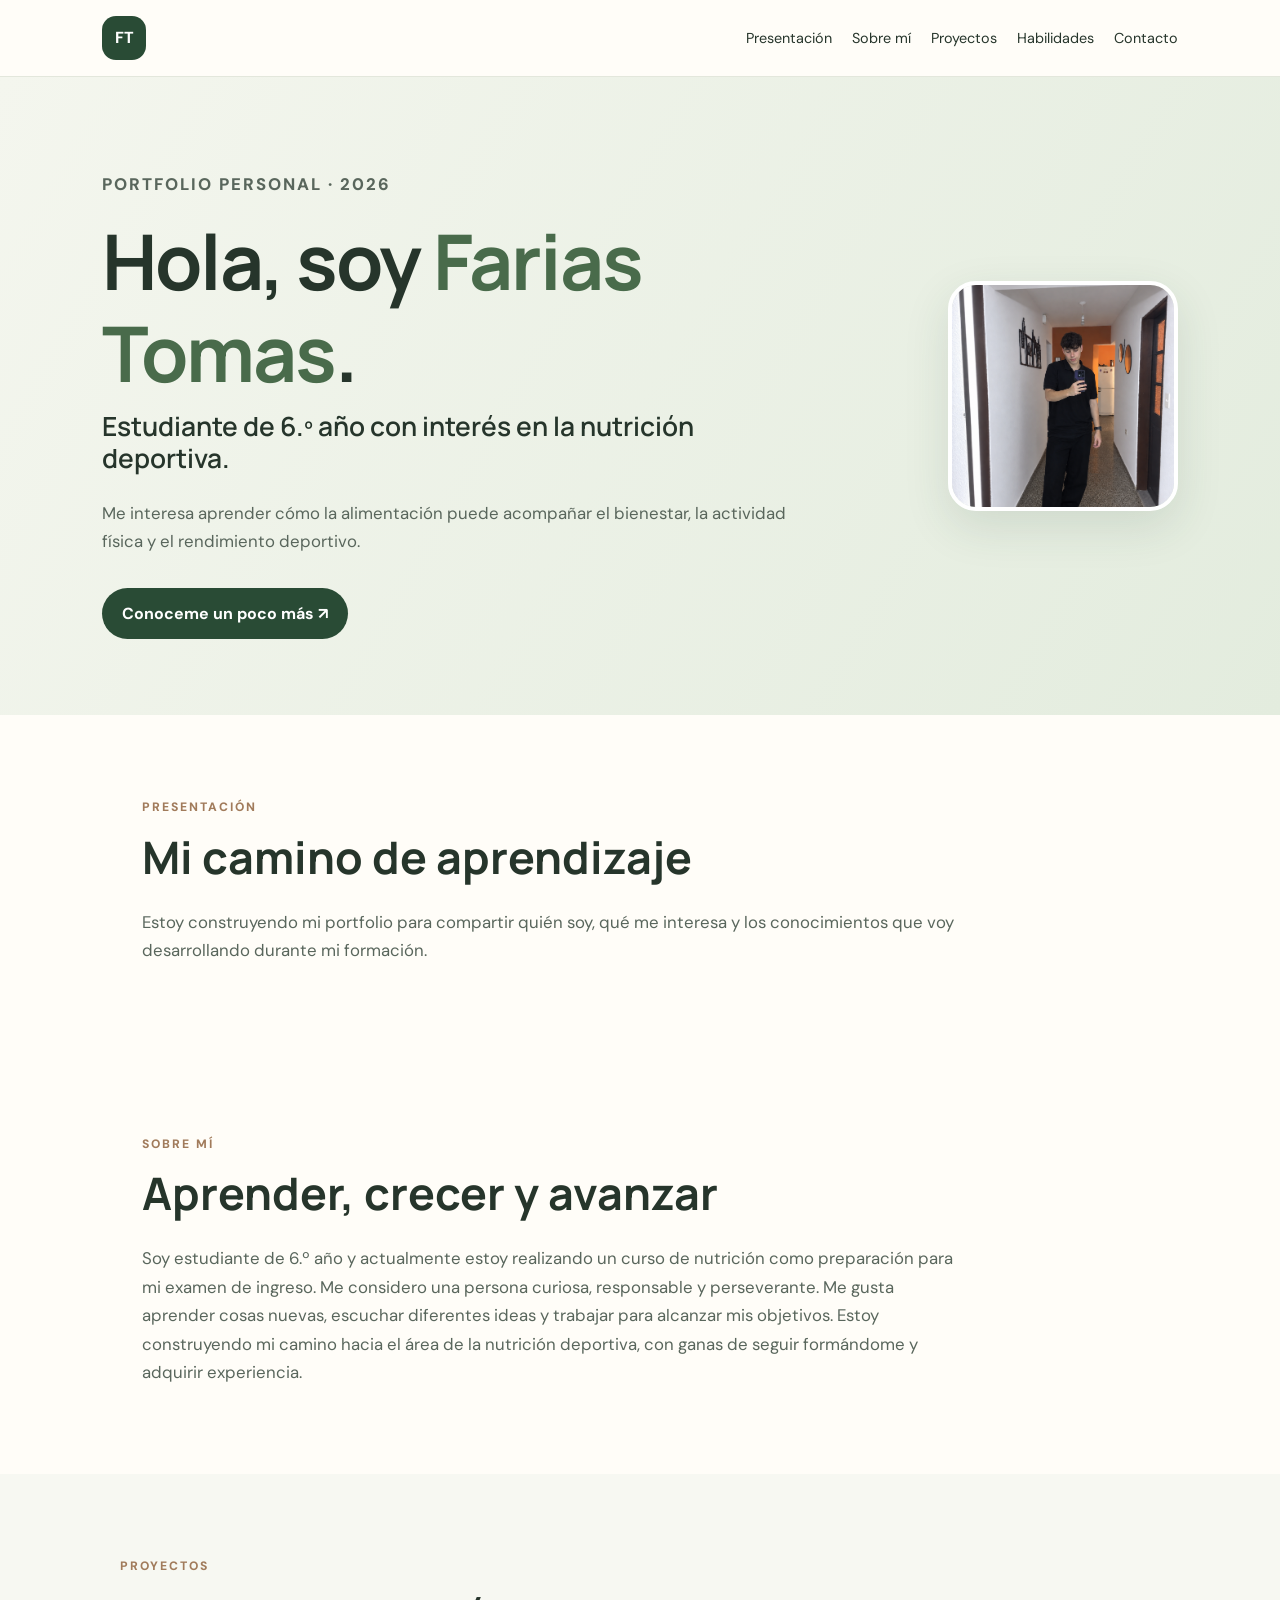
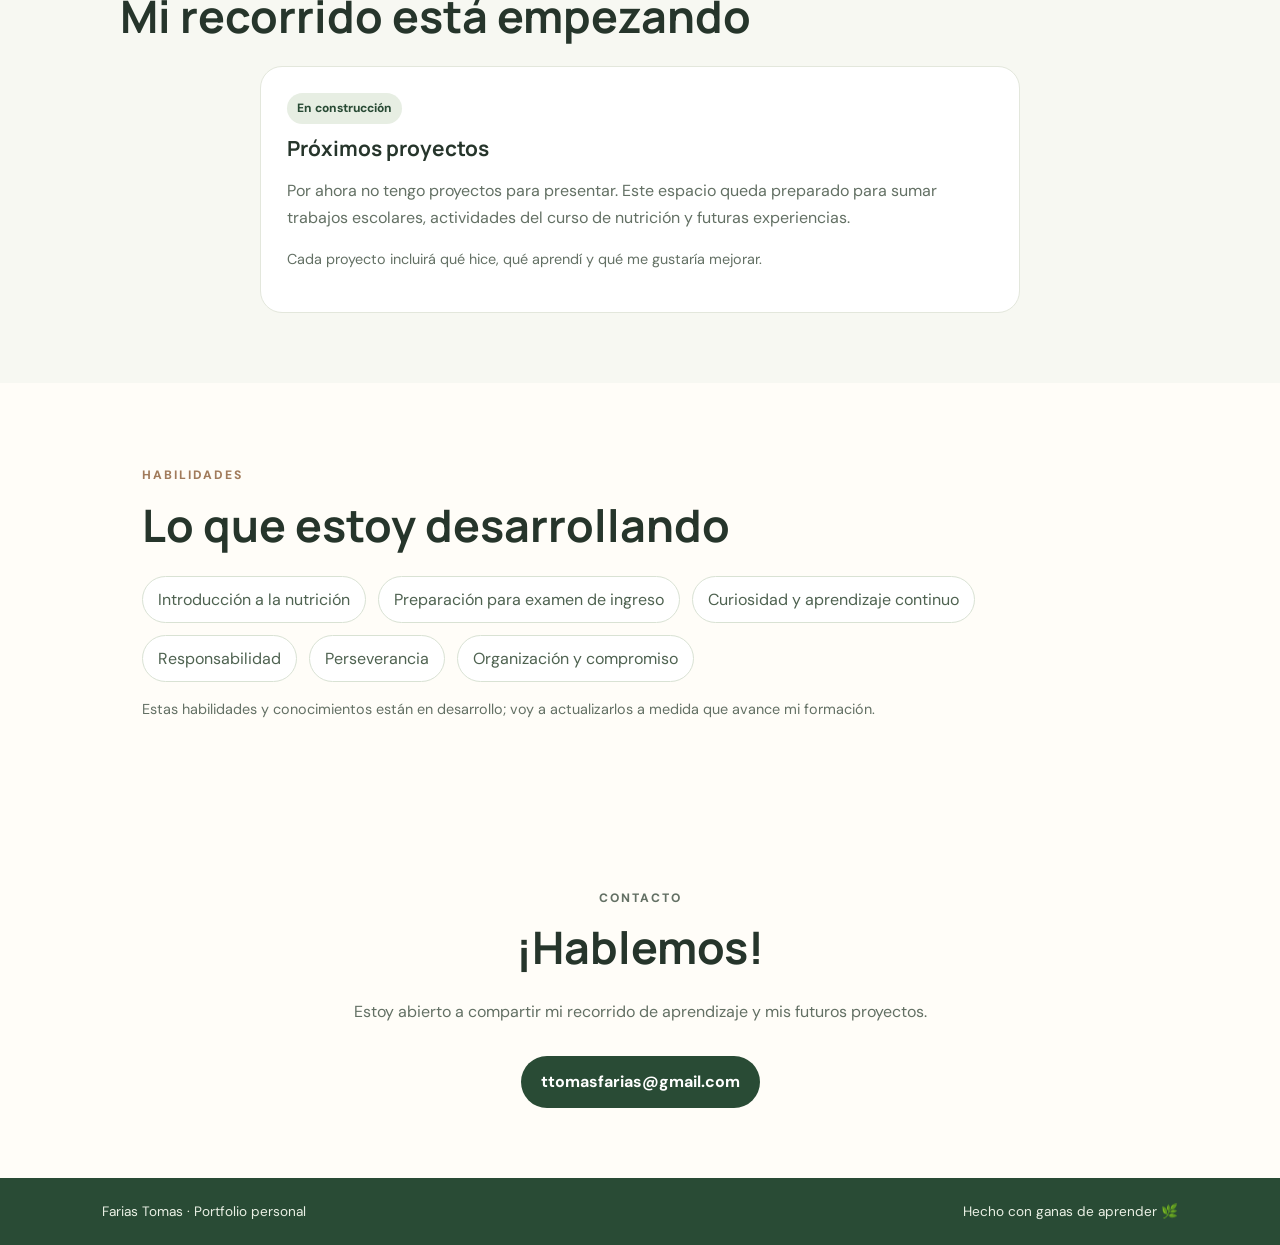
<file: docs/index.html>
<!doctype html>
<html lang="es">
<head>
<meta charset="utf-8"><meta name="viewport" content="width=device-width, initial-scale=1">
<meta name="description" content="Portfolio personal de Farias Tomas, estudiante de 6.º año.">
<title>Farias Tomas | Portfolio</title><link rel="stylesheet" href="estilos.css">
</head>
<body>
<header class="top"><a class="brand" href="#inicio" aria-label="Inicio">FT</a>
<nav aria-label="Navegación principal"><a href="#presentacion">Presentación</a><a href="#sobre-mi">Sobre mí</a><a href="#proyectos">Proyectos</a><a href="#habilidades">Habilidades</a><a href="#contacto">Contacto</a></nav></header>
<main>
<section class="hero" id="inicio"><div class="hero-copy"><p class="eyebrow">PORTFOLIO PERSONAL · 2026</p><h1>Hola, soy <span>Farias Tomas</span>.</h1><h2>Estudiante de 6.º año con interés en la nutrición deportiva.</h2><p>Me interesa aprender cómo la alimentación puede acompañar el bienestar, la actividad física y el rendimiento deportivo.</p><a class="cta" href="#sobre-mi">Conoceme un poco más <span aria-hidden="true">↗</span></a></div><div class="profile" role="img" aria-label="Imagen de perfil"><img src="foto_perfil.png" alt="Foto de perfil de Farias Tomas"></div></section>
<section class="section" id="presentacion"><p class="eyebrow">PRESENTACIÓN</p><h2>Mi camino de aprendizaje</h2><p class="lead">Estoy construyendo mi portfolio para compartir quién soy, qué me interesa y los conocimientos que voy desarrollando durante mi formación.</p></section>
<section class="section" id="sobre-mi"><p class="eyebrow">SOBRE MÍ</p><h2>Aprender, crecer y avanzar</h2><p class="lead">Soy estudiante de 6.º año y actualmente estoy realizando un curso de nutrición como preparación para mi examen de ingreso. Me considero una persona curiosa, responsable y perseverante. Me gusta aprender cosas nuevas, escuchar diferentes ideas y trabajar para alcanzar mis objetivos. Estoy construyendo mi camino hacia el área de la nutrición deportiva, con ganas de seguir formándome y adquirir experiencia.</p></section>
<section class="section tinted" id="proyectos"><p class="eyebrow">PROYECTOS</p><h2>Mi recorrido está empezando</h2><article class="card"><span class="status">En construcción</span><h3>Próximos proyectos</h3><p>Por ahora no tengo proyectos para presentar. Este espacio queda preparado para sumar trabajos escolares, actividades del curso de nutrición y futuras experiencias.</p><p class="small">Cada proyecto incluirá qué hice, qué aprendí y qué me gustaría mejorar.</p></article></section>
<section class="section" id="habilidades"><p class="eyebrow">HABILIDADES</p><h2>Lo que estoy desarrollando</h2><div class="chips"><span>Introducción a la nutrición</span><span>Preparación para examen de ingreso</span><span>Curiosidad y aprendizaje continuo</span><span>Responsabilidad</span><span>Perseverancia</span><span>Organización y compromiso</span></div><p class="small">Estas habilidades y conocimientos están en desarrollo; voy a actualizarlos a medida que avance mi formación.</p></section>
<section class="section contact" id="contacto"><p class="eyebrow">CONTACTO</p><h2>¡Hablemos!</h2><p>Estoy abierto a compartir mi recorrido de aprendizaje y mis futuros proyectos.</p><a class="cta" href="mailto:ttomasfarias@gmail.com">ttomasfarias@gmail.com</a></section>
</main><footer><span>Farias Tomas · Portfolio personal</span><span>Hecho con ganas de aprender 🌿</span></footer></body></html>
</file>
<file: docs/estilos.css>
@import url('https://fonts.googleapis.com/css2?family=DM+Sans:wght@400;500;700&family=Manrope:wght@600;700;800&display=swap');
:root{--green:#496b4b;--dark:#294b35;--pale:#e7eee3;--cream:#fffdf8;--ink:#26352b;--muted:#637064;--line:#e3e7dc}
*{box-sizing:border-box}html{scroll-behavior:smooth}body{margin:0;background:var(--cream);color:var(--ink);font:16px/1.7 'DM Sans',Arial,sans-serif}
.top{position:sticky;top:0;z-index:5;display:flex;justify-content:space-between;align-items:center;gap:18px;padding:16px 8%;background:#fffdf8ed;border-bottom:1px solid var(--line)}
.brand{display:grid;place-items:center;width:44px;height:44px;background:var(--dark);color:#fff;border-radius:14px;font-weight:800;text-decoration:none}
nav{display:flex;gap:20px;flex-wrap:wrap}nav a{font-size:.9rem;color:var(--ink);text-decoration:none}nav a:hover{color:var(--green)}
.hero{min-height:490px;padding:76px 8%;display:flex;align-items:center;justify-content:space-between;gap:42px;background:linear-gradient(120deg,#f4f6ee,#e3ecde)}
.hero-copy{max-width:700px}.eyebrow{color:#a17b5b;font-size:.76rem;font-weight:800;letter-spacing:2px}
h1,h2,h3{font-family:Manrope,Arial,sans-serif;line-height:1.2}h1{font-size:clamp(2.5rem,6vw,4.8rem);margin:12px 0;letter-spacing:-2px}h1 span{color:var(--green)}h2{font-size:clamp(1.8rem,4vw,2.8rem);margin:8px 0 24px}.hero h2{font-size:clamp(1.2rem,2.5vw,1.65rem);font-weight:600}
.hero p,.lead{max-width:820px;color:#59665c;font-size:1.05rem}.profile{width:230px;height:230px;flex:0 0 230px;border-radius:28px;overflow:hidden;border:4px solid white;box-shadow:0 16px 45px #294b3520}.profile img{width:100%;height:100%;object-fit:cover}
.cta{display:inline-block;margin-top:15px;padding:12px 20px;background:var(--dark);color:white;text-decoration:none;border-radius:999px;font-weight:700}.cta:hover{background:var(--green)}
.section{max-width:1200px;margin:auto;padding:70px 8%}.tinted{max-width:none;background:#f7f8f2}.tinted>*{max-width:1040px;margin-left:auto;margin-right:auto}
.card{padding:26px;border:1px solid var(--line);border-radius:22px;background:#fff;max-width:760px}.card h3{margin:12px 0;font-size:1.3rem}.card p{color:var(--muted)}.status{display:inline-block;padding:5px 10px;border-radius:999px;background:var(--pale);color:var(--dark);font-size:.75rem;font-weight:800}.small{font-size:.9rem;color:var(--muted)}
.chips{display:flex;flex-wrap:wrap;gap:12px}.chips span{padding:9px 15px;border:1px solid #d9e2d4;border-radius:999px;background:white;color:#4e6250}.contact{text-align:center}.contact p{color:var(--muted)}
footer{display:flex;justify-content:space-between;gap:16px;padding:22px 8%;background:var(--dark);color:#eaf0e5;font-size:.85rem}
@media(max-width:700px){.top{align-items:flex-start;padding:13px 5%}nav{justify-content:flex-end;gap:8px 12px}nav a{font-size:.78rem}.hero{padding:48px 6%;flex-direction:column-reverse;align-items:flex-start}.profile{width:145px;height:145px;flex-basis:145px}.section{padding:52px 6%}.tinted{padding-left:6%;padding-right:6%}footer{flex-direction:column;padding:20px 6%}}
</file>
